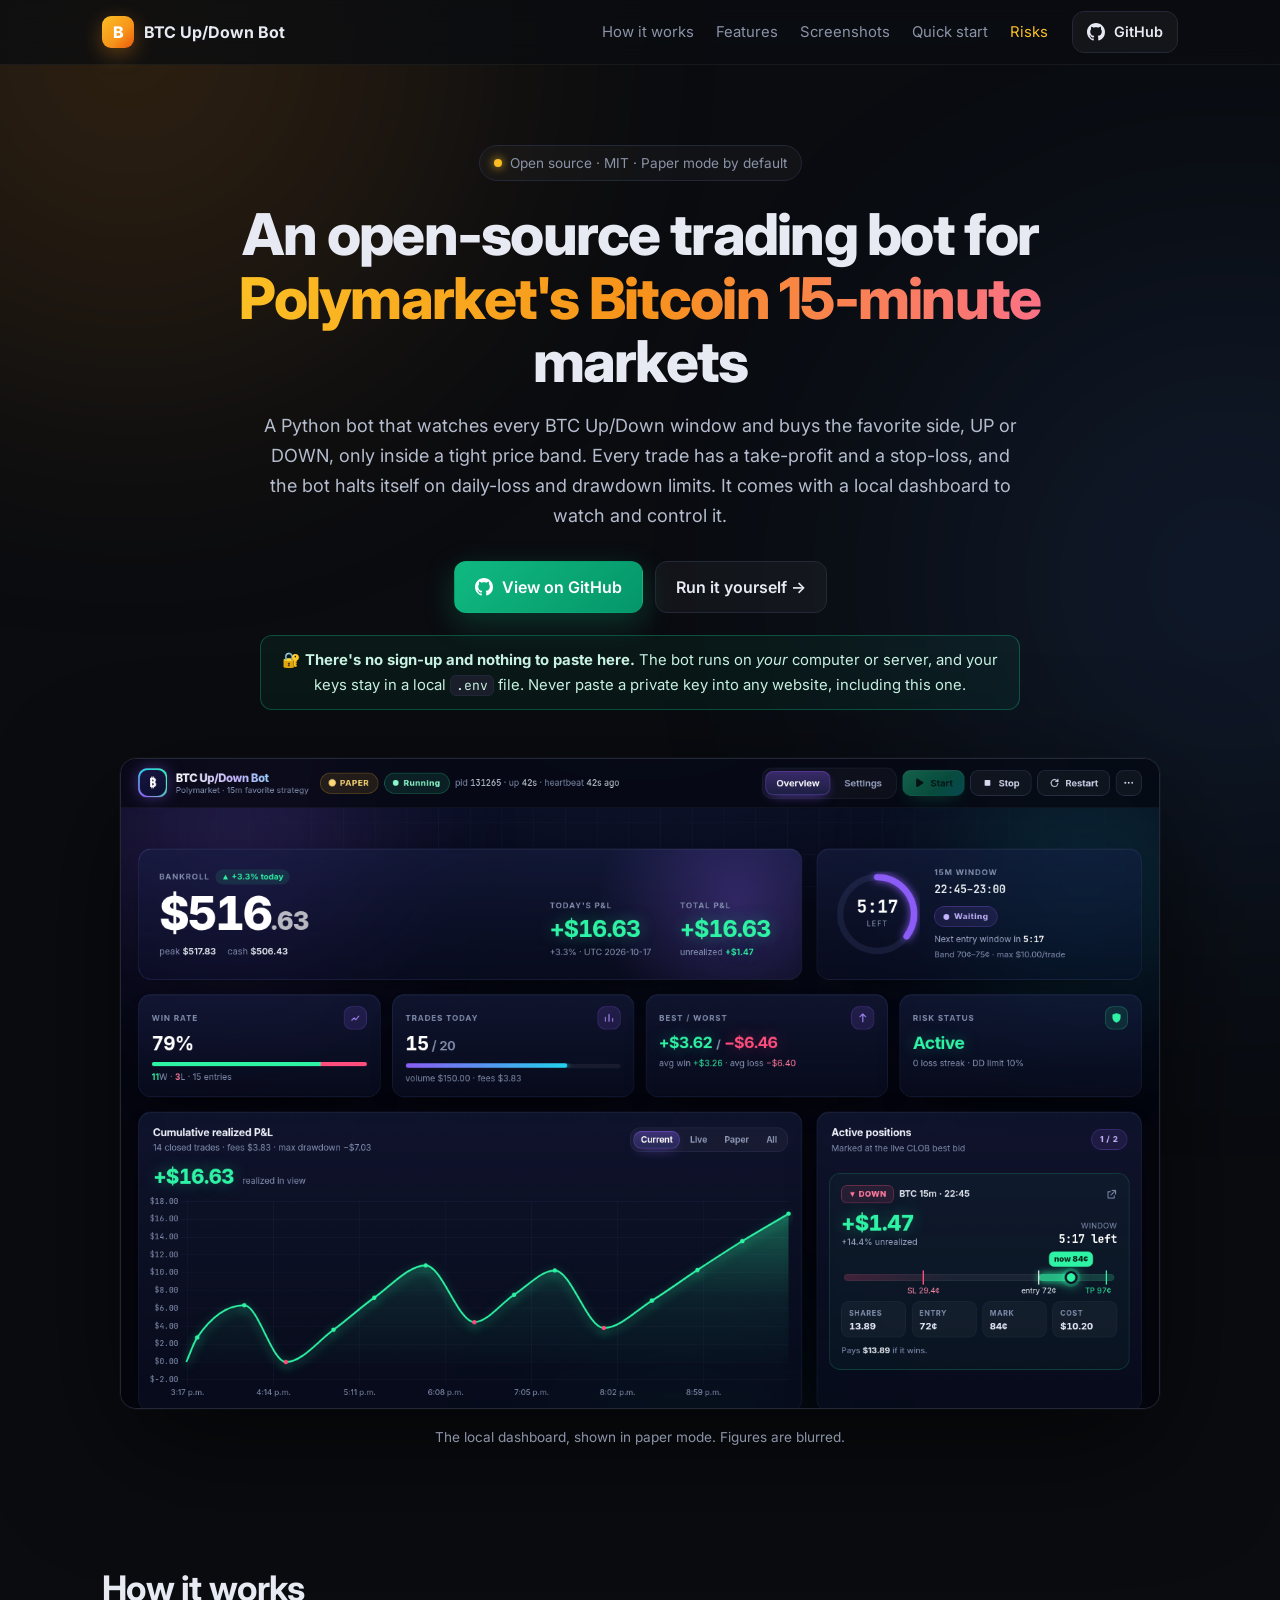
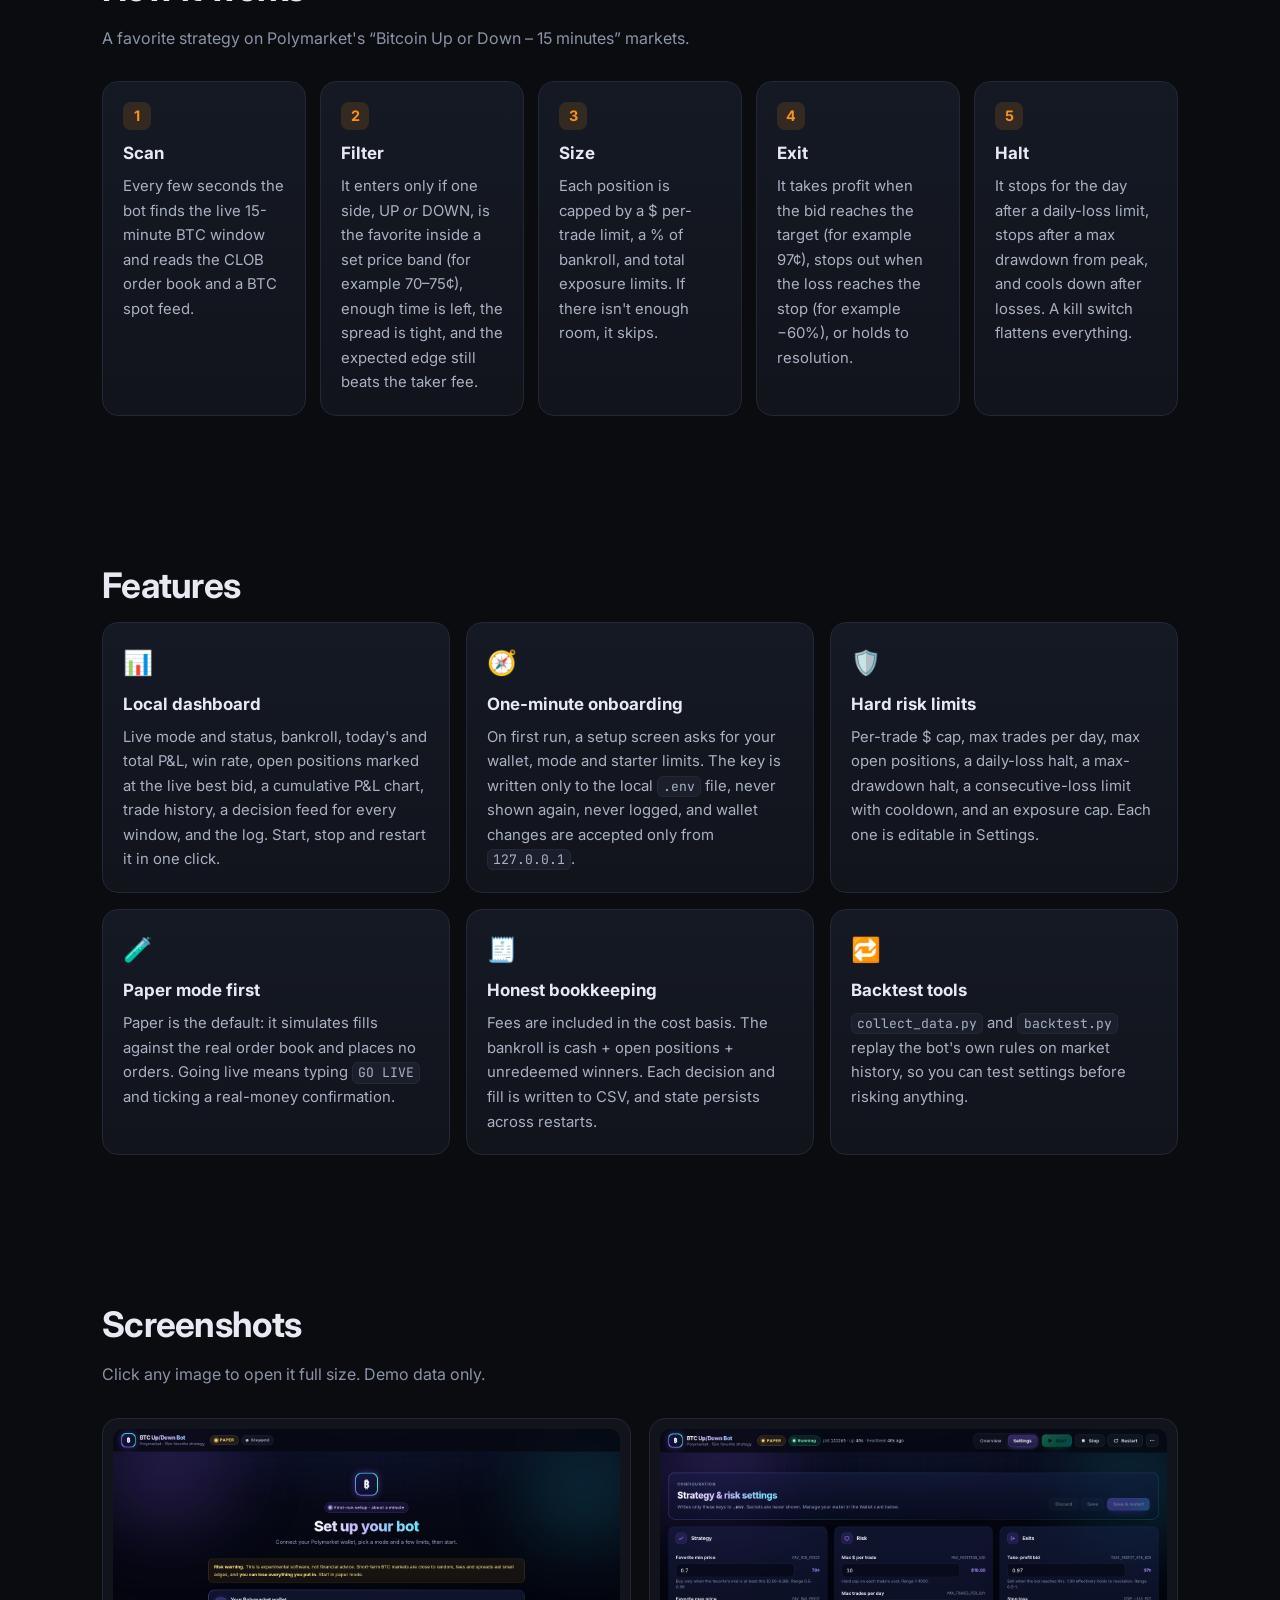
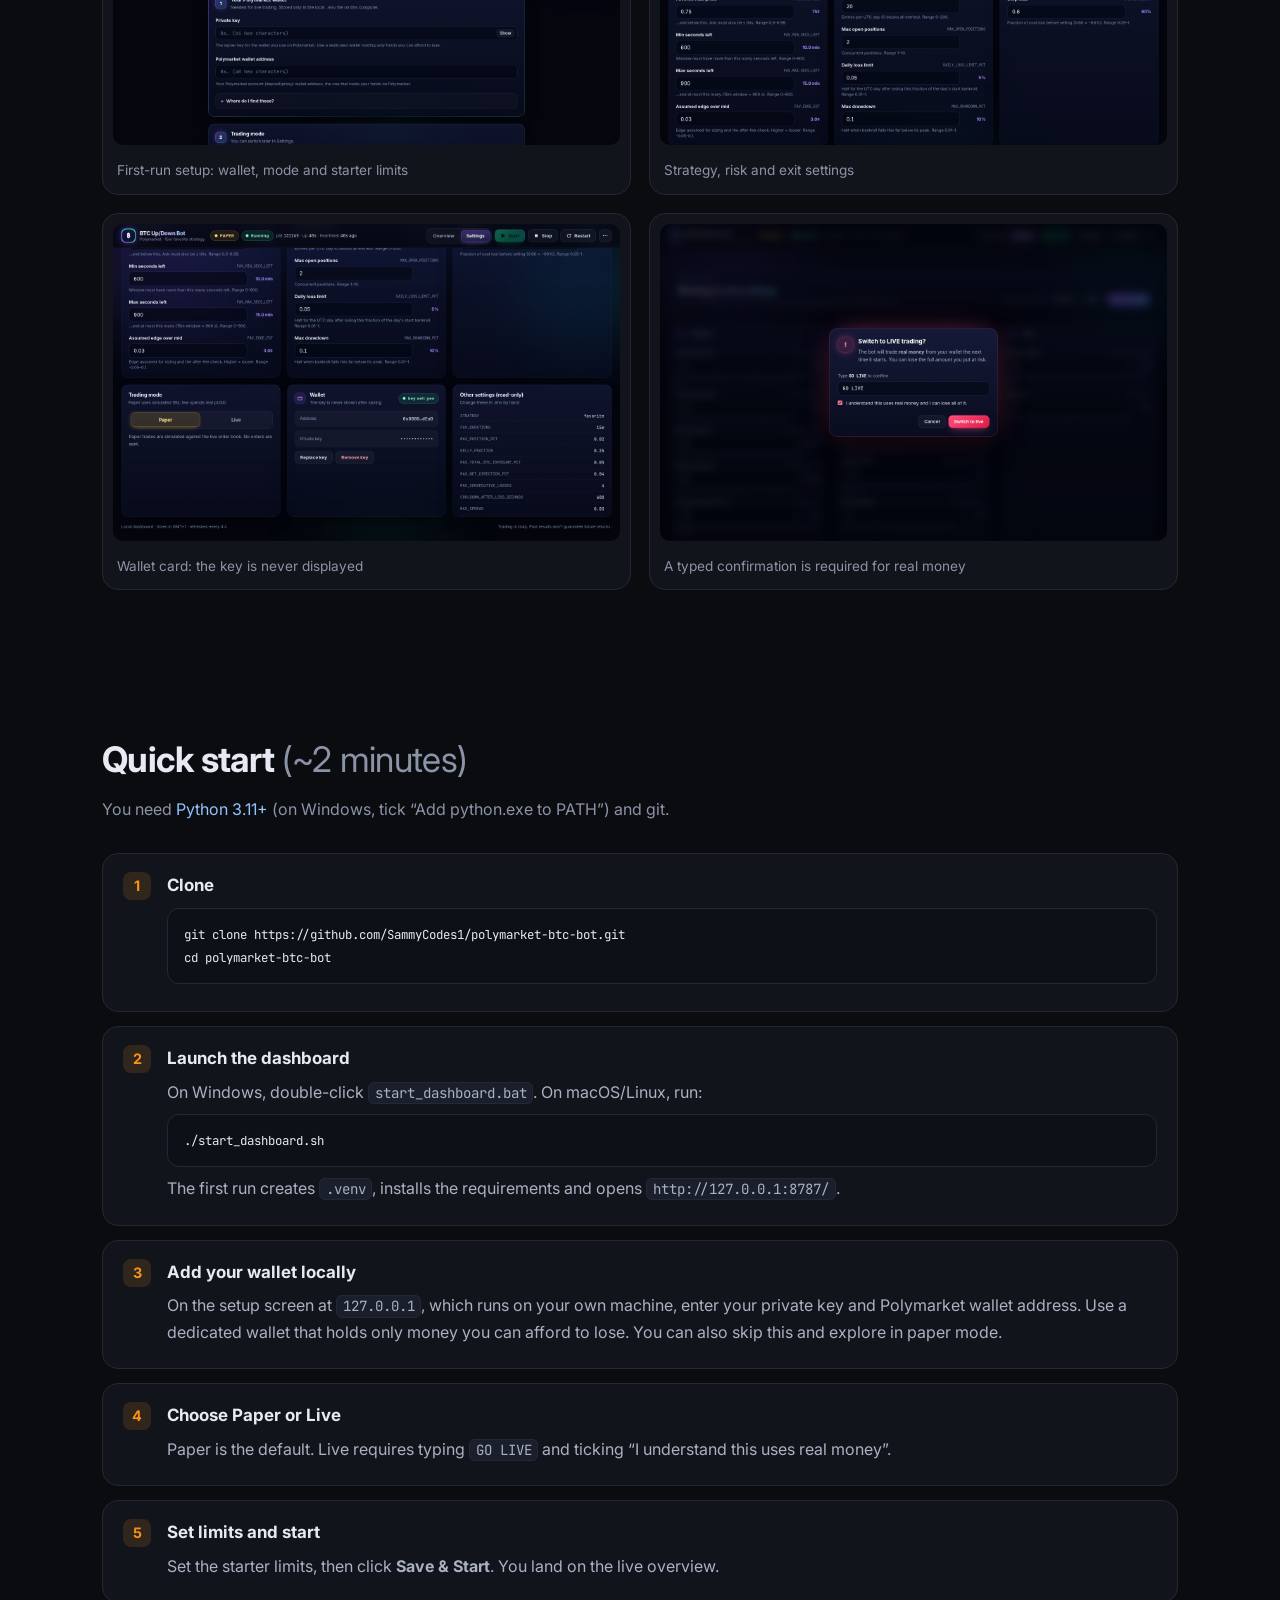
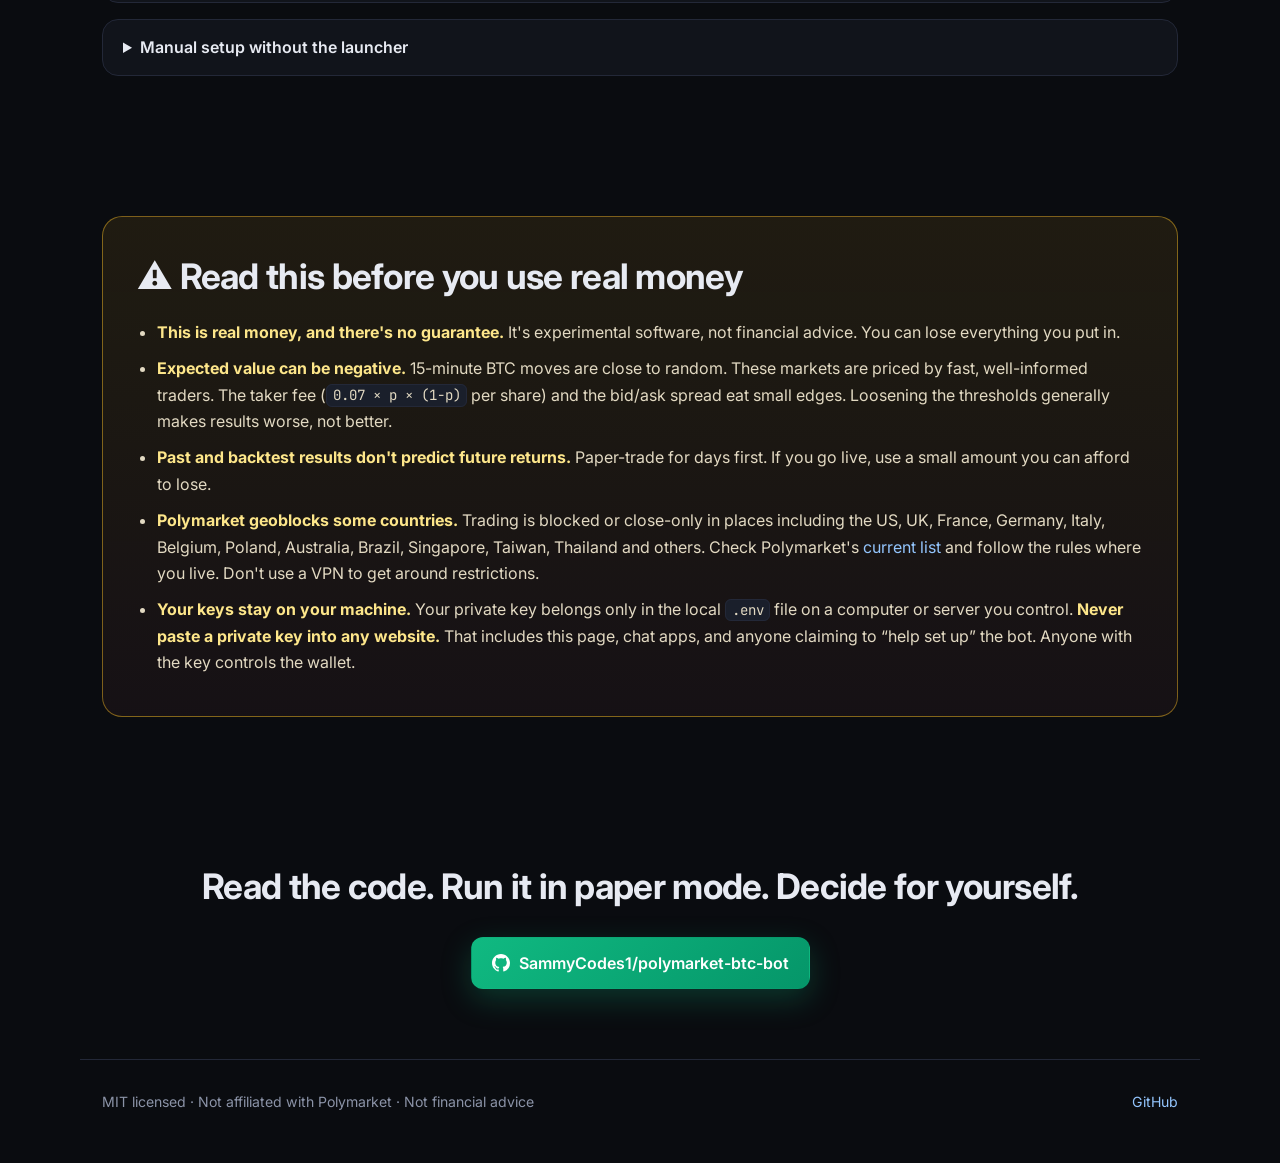
<file: landing/index.html>
<!doctype html>
<html lang="en">
<head>
<meta charset="utf-8">
<meta name="viewport" content="width=device-width, initial-scale=1">
<title>BTC Up/Down Bot · Open-source Polymarket trading bot</title>
<meta name="description" content="Open-source Python bot and local dashboard for Polymarket's Bitcoin 15-minute Up/Down markets. Paper mode by default, hard risk limits, keys stay on your machine.">
<meta property="og:title" content="BTC Up/Down Bot for Polymarket">
<meta property="og:description" content="Open-source bot + local dashboard for Polymarket BTC 15-minute markets. Paper mode by default. Your keys never leave your machine.">
<meta property="og:image" content="img/overview.png">
<meta name="theme-color" content="#0a0c10">
<link rel="icon" href="data:image/svg+xml,<svg xmlns='http://www.w3.org/2000/svg' viewBox='0 0 64 64'><rect width='64' height='64' rx='16' fill='%23f7931a'/><text x='32' y='45' font-size='36' text-anchor='middle' fill='white' font-family='Arial' font-weight='700'>B</text></svg>">
<link rel="preconnect" href="https://fonts.googleapis.com">
<link rel="preconnect" href="https://fonts.gstatic.com" crossorigin>
<link href="https://fonts.googleapis.com/css2?family=Inter:wght@400;500;600;700;800&family=JetBrains+Mono:wght@400;500&display=swap" rel="stylesheet">
<link rel="stylesheet" href="style.css">
</head>
<body>
<div class="glow g1"></div><div class="glow g2"></div>

<header class="nav">
  <div class="wrap nav-in">
    <a class="brand" href="#top"><span class="logo">B</span><span>BTC Up/Down Bot</span></a>
    <nav class="links">
      <a href="#how">How it works</a>
      <a href="#features">Features</a>
      <a href="#screens">Screenshots</a>
      <a href="#start">Quick start</a>
      <a href="#risk" class="warn-link">Risks</a>
    </nav>
    <a class="btn btn-ghost sm" href="https://github.com/SammyCodes1/polymarket-btc-bot" target="_blank" rel="noopener"><svg class="gh" viewBox="0 0 16 16" aria-hidden="true"><path fill="currentColor" d="M8 0C3.58 0 0 3.58 0 8c0 3.54 2.29 6.53 5.47 7.59.4.07.55-.17.55-.38 0-.19-.01-.82-.01-1.49-2.01.37-2.53-.49-2.69-.94-.09-.23-.48-.94-.82-1.13-.28-.15-.68-.52-.01-.53.63-.01 1.08.58 1.23.82.72 1.21 1.87.87 2.33.66.07-.52.28-.87.51-1.07-1.78-.2-3.64-.89-3.64-3.95 0-.87.31-1.59.82-2.15-.08-.2-.36-1.02.08-2.12 0 0 .67-.21 2.2.82.64-.18 1.32-.27 2-.27.68 0 1.36.09 2 .27 1.53-1.04 2.2-.82 2.2-.82.44 1.1.16 1.92.08 2.12.51.56.82 1.27.82 2.15 0 3.07-1.87 3.75-3.65 3.95.29.25.54.73.54 1.48 0 1.07-.01 1.93-.01 2.2 0 .21.15.46.55.38A8.013 8.013 0 0016 8c0-4.42-3.58-8-8-8z"/></svg>GitHub</a>
  </div>
</header>

<main id="top">
  <!-- HERO -->
  <section class="hero wrap">
    <div class="pill"><span class="dot"></span>Open source · MIT · Paper mode by default</div>
    <h1>An open-source trading bot for <span class="grad">Polymarket's Bitcoin 15-minute</span> markets</h1>
    <p class="lead">A Python bot that watches every BTC Up/Down window and buys the favorite side, UP or DOWN, only inside a tight price band. Every trade has a take-profit and a stop-loss, and the bot halts itself on daily-loss and drawdown limits. It comes with a local dashboard to watch and control it.</p>
    <div class="cta">
      <a class="btn btn-primary" href="https://github.com/SammyCodes1/polymarket-btc-bot" target="_blank" rel="noopener"><svg class="gh" viewBox="0 0 16 16" aria-hidden="true"><path fill="currentColor" d="M8 0C3.58 0 0 3.58 0 8c0 3.54 2.29 6.53 5.47 7.59.4.07.55-.17.55-.38 0-.19-.01-.82-.01-1.49-2.01.37-2.53-.49-2.69-.94-.09-.23-.48-.94-.82-1.13-.28-.15-.68-.52-.01-.53.63-.01 1.08.58 1.23.82.72 1.21 1.87.87 2.33.66.07-.52.28-.87.51-1.07-1.78-.2-3.64-.89-3.64-3.95 0-.87.31-1.59.82-2.15-.08-.2-.36-1.02.08-2.12 0 0 .67-.21 2.2.82.64-.18 1.32-.27 2-.27.68 0 1.36.09 2 .27 1.53-1.04 2.2-.82 2.2-.82.44 1.1.16 1.92.08 2.12.51.56.82 1.27.82 2.15 0 3.07-1.87 3.75-3.65 3.95.29.25.54.73.54 1.48 0 1.07-.01 1.93-.01 2.2 0 .21.15.46.55.38A8.013 8.013 0 0016 8c0-4.42-3.58-8-8-8z"/></svg>View on GitHub</a>
      <a class="btn btn-ghost" href="#start">Run it yourself →</a>
    </div>
    <div class="notice"><strong>🔐 There's no sign-up and nothing to paste here.</strong> The bot runs on <em>your</em> computer or server, and your keys stay in a local <code>.env</code> file. Never paste a private key into any website, including this one.</div>
    <figure class="hero-shot">
      <img src="img/overview.png" alt="Dashboard overview: bankroll, P&amp;L chart, open positions, trade history and decision feed (demo data)" width="1440" height="900">
      <figcaption>The local dashboard, shown in paper mode. Figures are blurred.</figcaption>
    </figure>
  </section>

  <!-- HOW -->
  <section id="how" class="wrap section">
    <h2>How it works</h2>
    <p class="sub">A favorite strategy on Polymarket's “Bitcoin Up or Down – 15 minutes” markets.</p>
    <ol class="steps">
      <li><span class="n">1</span><h3>Scan</h3><p>Every few seconds the bot finds the live 15-minute BTC window and reads the CLOB order book and a BTC spot feed.</p></li>
      <li><span class="n">2</span><h3>Filter</h3><p>It enters only if one side, UP <em>or</em> DOWN, is the favorite inside a set price band (for example 70–75¢), enough time is left, the spread is tight, and the expected edge still beats the taker fee.</p></li>
      <li><span class="n">3</span><h3>Size</h3><p>Each position is capped by a $ per-trade limit, a % of bankroll, and total exposure limits. If there isn't enough room, it skips.</p></li>
      <li><span class="n">4</span><h3>Exit</h3><p>It takes profit when the bid reaches the target (for example 97¢), stops out when the loss reaches the stop (for example −60%), or holds to resolution.</p></li>
      <li><span class="n">5</span><h3>Halt</h3><p>It stops for the day after a daily-loss limit, stops after a max drawdown from peak, and cools down after losses. A kill switch flattens everything.</p></li>
    </ol>
  </section>

  <!-- FEATURES -->
  <section id="features" class="wrap section">
    <h2>Features</h2>
    <div class="grid3">
      <article class="card"><div class="ic">📊</div><h3>Local dashboard</h3><p>Live mode and status, bankroll, today's and total P&amp;L, win rate, open positions marked at the live best bid, a cumulative P&amp;L chart, trade history, a decision feed for every window, and the log. Start, stop and restart it in one click.</p></article>
      <article class="card"><div class="ic">🧭</div><h3>One-minute onboarding</h3><p>On first run, a setup screen asks for your wallet, mode and starter limits. The key is written only to the local <code>.env</code> file, never shown again, never logged, and wallet changes are accepted only from <code>127.0.0.1</code>.</p></article>
      <article class="card"><div class="ic">🛡️</div><h3>Hard risk limits</h3><p>Per-trade $ cap, max trades per day, max open positions, a daily-loss halt, a max-drawdown halt, a consecutive-loss limit with cooldown, and an exposure cap. Each one is editable in Settings.</p></article>
      <article class="card"><div class="ic">🧪</div><h3>Paper mode first</h3><p>Paper is the default: it simulates fills against the real order book and places no orders. Going live means typing <code>GO LIVE</code> and ticking a real-money confirmation.</p></article>
      <article class="card"><div class="ic">🧾</div><h3>Honest bookkeeping</h3><p>Fees are included in the cost basis. The bankroll is cash + open positions + unredeemed winners. Each decision and fill is written to CSV, and state persists across restarts.</p></article>
      <article class="card"><div class="ic">🔁</div><h3>Backtest tools</h3><p><code>collect_data.py</code> and <code>backtest.py</code> replay the bot's own rules on market history, so you can test settings before risking anything.</p></article>
    </div>
  </section>

  <!-- SCREENS -->
  <section id="screens" class="wrap section">
    <h2>Screenshots</h2>
    <p class="sub">Click any image to open it full size. Demo data only.</p>
    <div class="gallery">
      <a href="img/onboarding.png" target="_blank"><figure><img loading="lazy" src="img/onboarding.png" alt="First-run setup screen"><figcaption>First-run setup: wallet, mode and starter limits</figcaption></figure></a>
      <a href="img/settings.png" target="_blank"><figure><img loading="lazy" src="img/settings.png" alt="Strategy and risk settings"><figcaption>Strategy, risk and exit settings</figcaption></figure></a>
      <a href="img/settings_wallet.png" target="_blank"><figure><img loading="lazy" src="img/settings_wallet.png" alt="Wallet and trading mode cards"><figcaption>Wallet card: the key is never displayed</figcaption></figure></a>
      <a href="img/go_live_confirm.png" target="_blank"><figure><img loading="lazy" src="img/go_live_confirm.png" alt="Go-live confirmation dialog"><figcaption>A typed confirmation is required for real money</figcaption></figure></a>
    </div>
  </section>

  <!-- QUICK START -->
  <section id="start" class="wrap section">
    <h2>Quick start <span class="muted">(~2 minutes)</span></h2>
    <p class="sub">You need <a href="https://www.python.org/downloads/" target="_blank" rel="noopener">Python 3.11+</a> (on Windows, tick “Add python.exe to PATH”) and git.</p>
    <div class="qs">
      <div class="qs-step"><span class="n">1</span><div><h3>Clone</h3>
<pre><code>git clone https://github.com/SammyCodes1/polymarket-btc-bot.git
cd polymarket-btc-bot</code></pre></div></div>
      <div class="qs-step"><span class="n">2</span><div><h3>Launch the dashboard</h3>
<p>On Windows, double-click <code>start_dashboard.bat</code>. On macOS/Linux, run:</p>
<pre><code>./start_dashboard.sh</code></pre>
<p>The first run creates <code>.venv</code>, installs the requirements and opens <code>http://127.0.0.1:8787/</code>.</p></div></div>
      <div class="qs-step"><span class="n">3</span><div><h3>Add your wallet locally</h3><p>On the setup screen at <code>127.0.0.1</code>, which runs on your own machine, enter your private key and Polymarket wallet address. Use a dedicated wallet that holds only money you can afford to lose. You can also skip this and explore in paper mode.</p></div></div>
      <div class="qs-step"><span class="n">4</span><div><h3>Choose Paper or Live</h3><p>Paper is the default. Live requires typing <code>GO LIVE</code> and ticking “I understand this uses real money”.</p></div></div>
      <div class="qs-step"><span class="n">5</span><div><h3>Set limits and start</h3><p>Set the starter limits, then click <strong>Save &amp; Start</strong>. You land on the live overview.</p></div></div>
    </div>
    <details class="manual"><summary>Manual setup without the launcher</summary>
<pre><code># macOS / Linux
python3 -m venv .venv &amp;&amp; source .venv/bin/activate
pip install -r requirements.txt
cp .env.example .env        # edit by hand, or use the dashboard setup screen
python bot.py               # runs forever; Ctrl+C to stop
python dashboard/server.py  # http://127.0.0.1:8787/

# Windows
py -3.12 -m venv .venv
.venv\Scripts\python.exe -m pip install -r requirements.txt
copy .env.example .env</code></pre>
    <p class="muted">Never commit <code>.env</code>. It's already in <code>.gitignore</code>. The full docs are in the <a href="https://github.com/SammyCodes1/polymarket-btc-bot#readme" target="_blank" rel="noopener">README</a>.</p>
    </details>
  </section>

  <!-- RISK -->
  <section id="risk" class="wrap section">
    <div class="risk">
      <h2>⚠️ Read this before you use real money</h2>
      <ul>
        <li><strong>This is real money, and there's no guarantee.</strong> It's experimental software, not financial advice. You can lose everything you put in.</li>
        <li><strong>Expected value can be negative.</strong> 15-minute BTC moves are close to random. These markets are priced by fast, well-informed traders. The taker fee (<code>0.07 × p × (1−p)</code> per share) and the bid/ask spread eat small edges. Loosening the thresholds generally makes results worse, not better.</li>
        <li><strong>Past and backtest results don't predict future returns.</strong> Paper-trade for days first. If you go live, use a small amount you can afford to lose.</li>
        <li><strong>Polymarket geoblocks some countries.</strong> Trading is blocked or close-only in places including the US, UK, France, Germany, Italy, Belgium, Poland, Australia, Brazil, Singapore, Taiwan, Thailand and others. Check Polymarket's <a href="https://docs.polymarket.com/developers/CLOB/geoblock" target="_blank" rel="noopener">current list</a> and follow the rules where you live. Don't use a VPN to get around restrictions.</li>
        <li><strong>Your keys stay on your machine.</strong> Your private key belongs only in the local <code>.env</code> file on a computer or server you control. <strong>Never paste a private key into any website.</strong> That includes this page, chat apps, and anyone claiming to “help set up” the bot. Anyone with the key controls the wallet.</li>
      </ul>
    </div>
  </section>

  <section class="wrap section final">
    <h2>Read the code. Run it in paper mode. Decide for yourself.</h2>
    <a class="btn btn-primary" href="https://github.com/SammyCodes1/polymarket-btc-bot" target="_blank" rel="noopener"><svg class="gh" viewBox="0 0 16 16" aria-hidden="true"><path fill="currentColor" d="M8 0C3.58 0 0 3.58 0 8c0 3.54 2.29 6.53 5.47 7.59.4.07.55-.17.55-.38 0-.19-.01-.82-.01-1.49-2.01.37-2.53-.49-2.69-.94-.09-.23-.48-.94-.82-1.13-.28-.15-.68-.52-.01-.53.63-.01 1.08.58 1.23.82.72 1.21 1.87.87 2.33.66.07-.52.28-.87.51-1.07-1.78-.2-3.64-.89-3.64-3.95 0-.87.31-1.59.82-2.15-.08-.2-.36-1.02.08-2.12 0 0 .67-.21 2.2.82.64-.18 1.32-.27 2-.27.68 0 1.36.09 2 .27 1.53-1.04 2.2-.82 2.2-.82.44 1.1.16 1.92.08 2.12.51.56.82 1.27.82 2.15 0 3.07-1.87 3.75-3.65 3.95.29.25.54.73.54 1.48 0 1.07-.01 1.93-.01 2.2 0 .21.15.46.55.38A8.013 8.013 0 0016 8c0-4.42-3.58-8-8-8z"/></svg>SammyCodes1/polymarket-btc-bot</a>
  </section>
</main>

<footer class="wrap foot">
  <span>MIT licensed · Not affiliated with Polymarket · Not financial advice</span>
  <a href="https://github.com/SammyCodes1/polymarket-btc-bot" target="_blank" rel="noopener">GitHub</a>
</footer>
</body>
</html>
</file>
<file: landing/style.css>
:root{--bg:#0a0c10;--panel:#11141b;--panel2:#151924;--line:#232838;--text:#e7eaf2;--muted:#8b93a7;--acc:#f7931a;--green:#10b981;--blue:#3b82f6;--red:#f87171;--amber:#fbbf24}
*{box-sizing:border-box}html{scroll-behavior:smooth}
body{margin:0;background:var(--bg);color:var(--text);font:16px/1.65 Inter,system-ui,-apple-system,Segoe UI,Roboto,sans-serif;-webkit-font-smoothing:antialiased;overflow-x:hidden}
a{color:#93c5fd;text-decoration:none}a:hover{text-decoration:underline}
code,pre{font-family:"JetBrains Mono",ui-monospace,Menlo,monospace;font-size:.88em}
code{background:#1a1f2b;border:1px solid var(--line);padding:.08em .4em;border-radius:6px}
pre{background:#0d1017;border:1px solid var(--line);border-radius:12px;padding:14px 16px;overflow-x:auto;margin:.6em 0}
pre code{background:none;border:0;padding:0}
.wrap{max-width:1120px;margin:0 auto;padding:0 22px}
.glow{position:fixed;width:620px;height:620px;border-radius:50%;filter:blur(140px);opacity:.16;z-index:-1;pointer-events:none}
.g1{background:var(--acc);top:-260px;left:-180px}.g2{background:var(--blue);top:30%;right:-260px;opacity:.12}
.nav{position:sticky;top:0;z-index:10;background:rgba(10,12,16,.75);backdrop-filter:blur(12px);border-bottom:1px solid rgba(255,255,255,.05)}
.nav-in{display:flex;align-items:center;gap:24px;height:64px}
.brand{display:flex;align-items:center;gap:10px;color:var(--text);font-weight:700}.brand:hover{text-decoration:none}
.logo{display:grid;place-items:center;width:32px;height:32px;border-radius:9px;background:linear-gradient(135deg,#fbbf24,#f7931a 60%,#ea580c);color:#fff;font-weight:800;box-shadow:0 6px 20px rgba(247,147,26,.35)}
.links{display:flex;gap:22px;margin-left:auto}.links a{color:var(--muted);font-size:.93rem}.links a:hover{color:var(--text);text-decoration:none}
.warn-link{color:var(--amber)!important}
.btn{display:inline-flex;align-items:center;gap:9px;padding:12px 20px;border-radius:12px;font-weight:600;transition:.15s;border:1px solid transparent}
.btn:hover{text-decoration:none;transform:translateY(-1px)}
.btn-primary{background:linear-gradient(135deg,#10b981,#059669);color:#fff;box-shadow:0 10px 30px rgba(16,185,129,.25)}
.btn-ghost{background:rgba(255,255,255,.04);border-color:var(--line);color:var(--text)}.btn-ghost:hover{background:rgba(255,255,255,.08)}
.btn.sm{padding:8px 14px;font-size:.9rem}
.gh{width:18px;height:18px}
.hero{padding:80px 22px 40px;text-align:center}
.pill{display:inline-flex;align-items:center;gap:8px;padding:6px 14px;border:1px solid var(--line);border-radius:999px;background:rgba(255,255,255,.03);color:var(--muted);font-size:.85rem}
.dot{width:8px;height:8px;border-radius:50%;background:var(--amber);box-shadow:0 0 10px var(--amber)}
h1{font-size:clamp(2.1rem,5vw,3.6rem);line-height:1.1;letter-spacing:-.03em;margin:22px auto 18px;max-width:900px;font-weight:800}
.grad{background:linear-gradient(90deg,#fbbf24,#f7931a,#fb7185);-webkit-background-clip:text;background-clip:text;color:transparent}
.lead{color:#b4bccd;font-size:1.13rem;max-width:760px;margin:0 auto}
.cta{display:flex;gap:12px;justify-content:center;flex-wrap:wrap;margin:30px 0 22px}
.notice{max-width:760px;margin:0 auto;padding:12px 16px;border:1px solid rgba(16,185,129,.35);background:rgba(16,185,129,.07);border-radius:12px;font-size:.93rem;color:#c9f3e2}
.hero-shot{margin:48px auto 0;max-width:1040px}
.hero-shot img{width:100%;height:auto;border-radius:16px;border:1px solid var(--line);box-shadow:0 40px 120px rgba(0,0,0,.6),0 0 0 1px rgba(255,255,255,.03)}
figcaption{color:var(--muted);font-size:.85rem;margin-top:10px}
.section{padding:70px 22px}
h2{font-size:clamp(1.6rem,3vw,2.2rem);letter-spacing:-.02em;margin:0 0 8px}
.sub{color:var(--muted);margin:0 0 30px}.muted{color:var(--muted);font-weight:400}
h3{margin:0 0 6px;font-size:1.06rem}
.steps{list-style:none;padding:0;margin:0;display:grid;grid-template-columns:repeat(5,1fr);gap:14px}
.steps li,.card{background:linear-gradient(180deg,var(--panel2),var(--panel));border:1px solid var(--line);border-radius:16px;padding:20px}
.steps p,.card p{color:#a9b1c3;margin:0;font-size:.93rem}
.n{display:inline-grid;place-items:center;width:28px;height:28px;border-radius:8px;background:rgba(247,147,26,.14);color:var(--acc);font-weight:700;font-size:.9rem;margin-bottom:10px;flex:none}
.grid3{display:grid;grid-template-columns:repeat(3,1fr);gap:16px}
.card{transition:.2s}.card:hover{border-color:#334;transform:translateY(-2px)}
.ic{font-size:1.5rem;margin-bottom:8px}
.gallery{display:grid;grid-template-columns:repeat(2,1fr);gap:18px}
.gallery a{color:inherit}.gallery a:hover{text-decoration:none}
.gallery figure{margin:0;background:var(--panel);border:1px solid var(--line);border-radius:16px;padding:10px;transition:.2s}
.gallery figure:hover{border-color:#3b4256;transform:translateY(-2px)}
.gallery img{width:100%;aspect-ratio:16/10;object-fit:cover;object-position:top;border-radius:10px;display:block}
.gallery figcaption{padding:4px 4px 2px}
.qs{display:grid;gap:14px}
.qs-step{display:flex;gap:16px;background:var(--panel);border:1px solid var(--line);border-radius:16px;padding:18px 20px}
.qs-step>div{min-width:0;flex:1}.qs-step p{color:#a9b1c3;margin:.3em 0}
.manual{margin-top:16px;background:var(--panel);border:1px solid var(--line);border-radius:16px;padding:14px 20px}
.manual summary{cursor:pointer;font-weight:600}
.risk{border:1px solid rgba(251,191,36,.45);background:linear-gradient(180deg,rgba(251,191,36,.09),rgba(248,113,113,.05));border-radius:20px;padding:30px 34px}
.risk ul{margin:14px 0 0;padding-left:20px}.risk li{margin:10px 0;color:#e2d9c2}.risk li strong{color:#fde68a}
.final{text-align:center}.final h2{margin-bottom:22px}
.foot{display:flex;justify-content:space-between;gap:12px;flex-wrap:wrap;padding:30px 22px 50px;color:var(--muted);font-size:.88rem;border-top:1px solid var(--line)}
@media (max-width:960px){.steps{grid-template-columns:repeat(2,1fr)}.grid3{grid-template-columns:1fr 1fr}.links{display:none}.nav-in .btn{margin-left:auto}}
@media (max-width:620px){.steps,.grid3,.gallery{grid-template-columns:1fr}.hero{padding-top:50px}.risk{padding:22px}}
</file>
